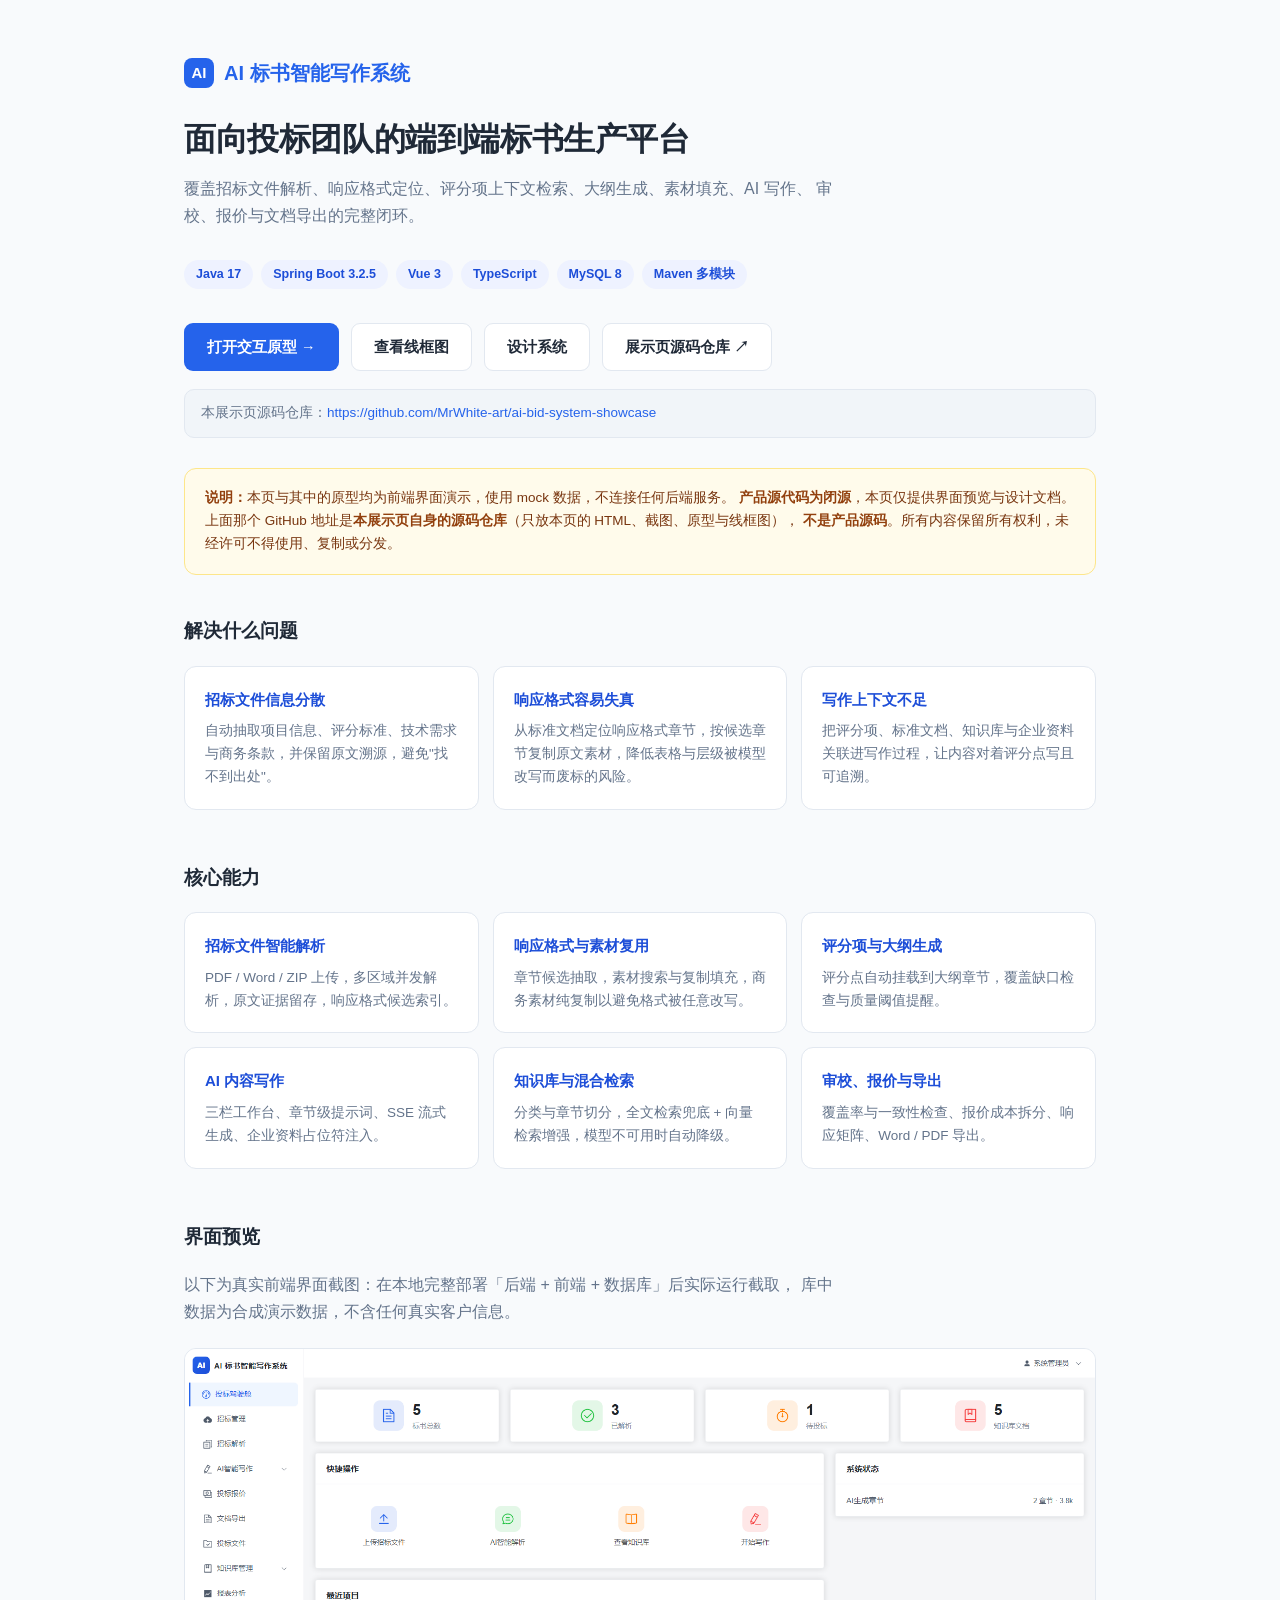
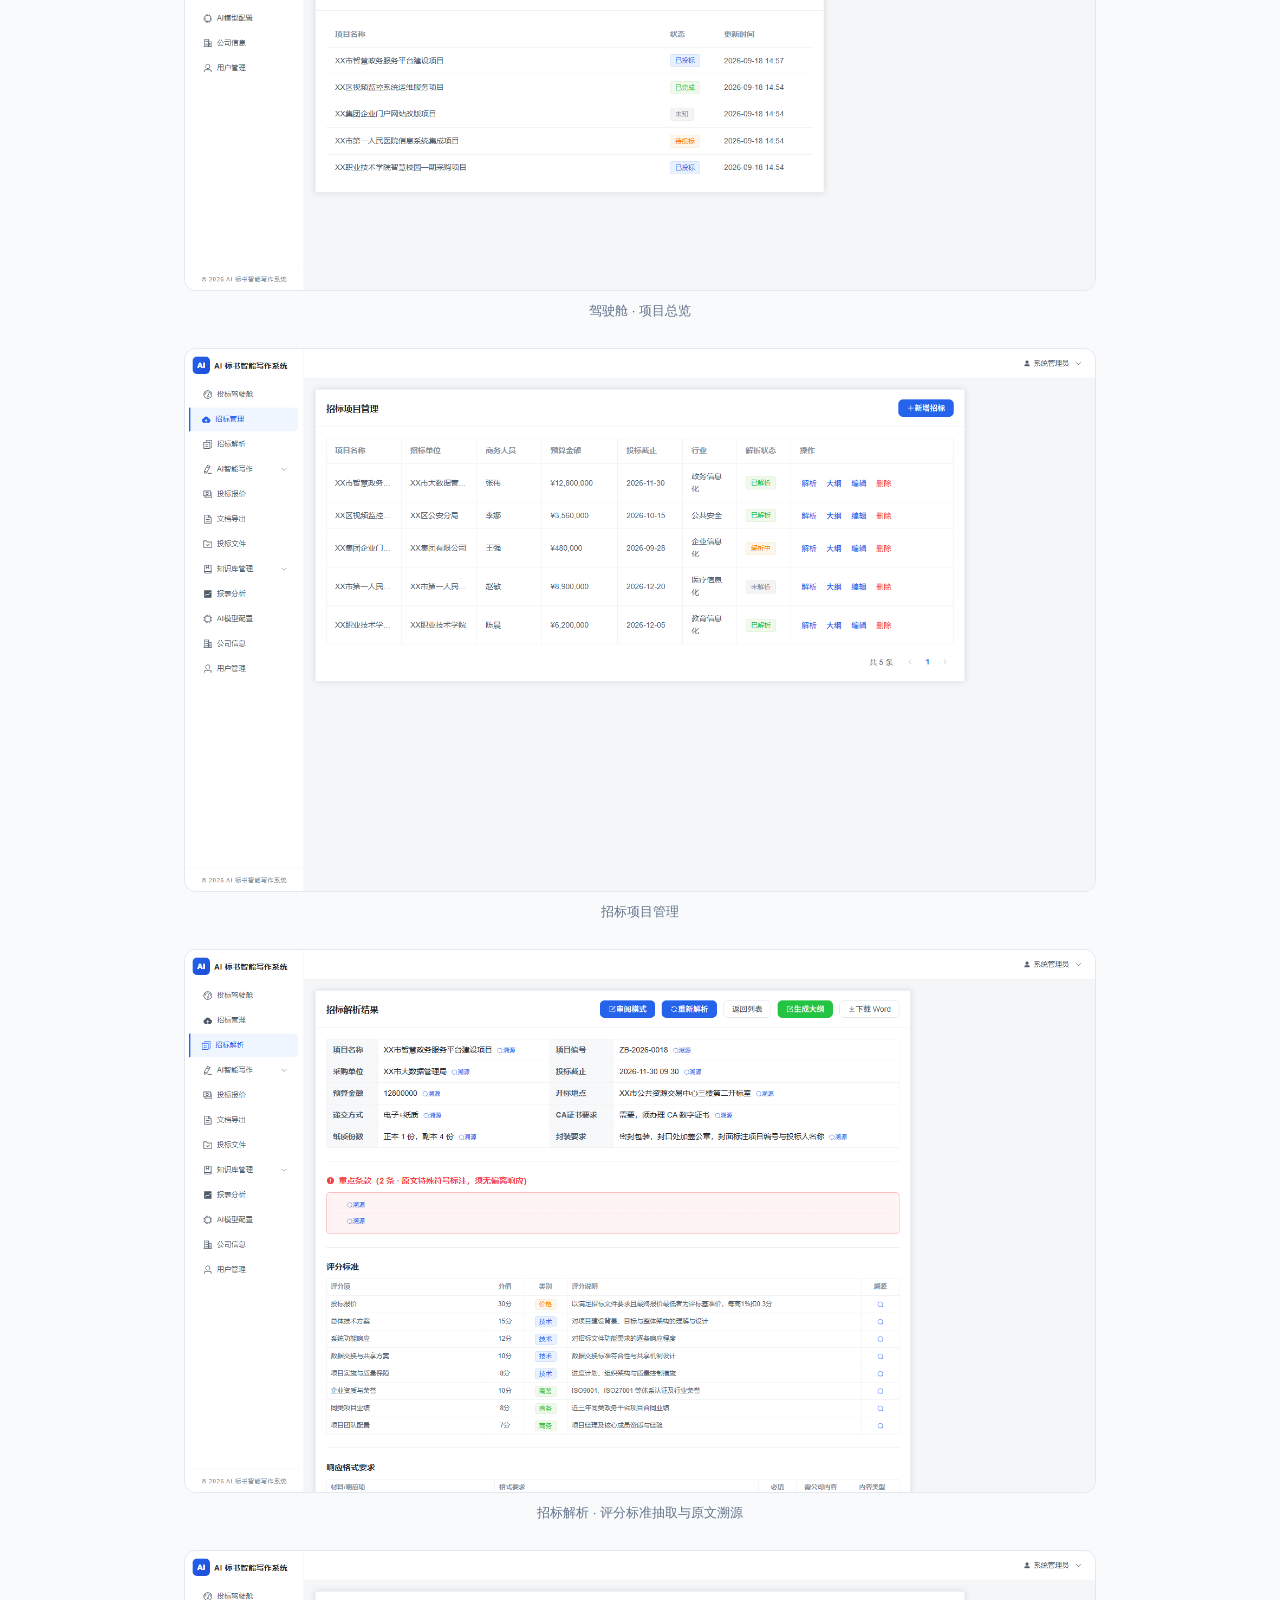
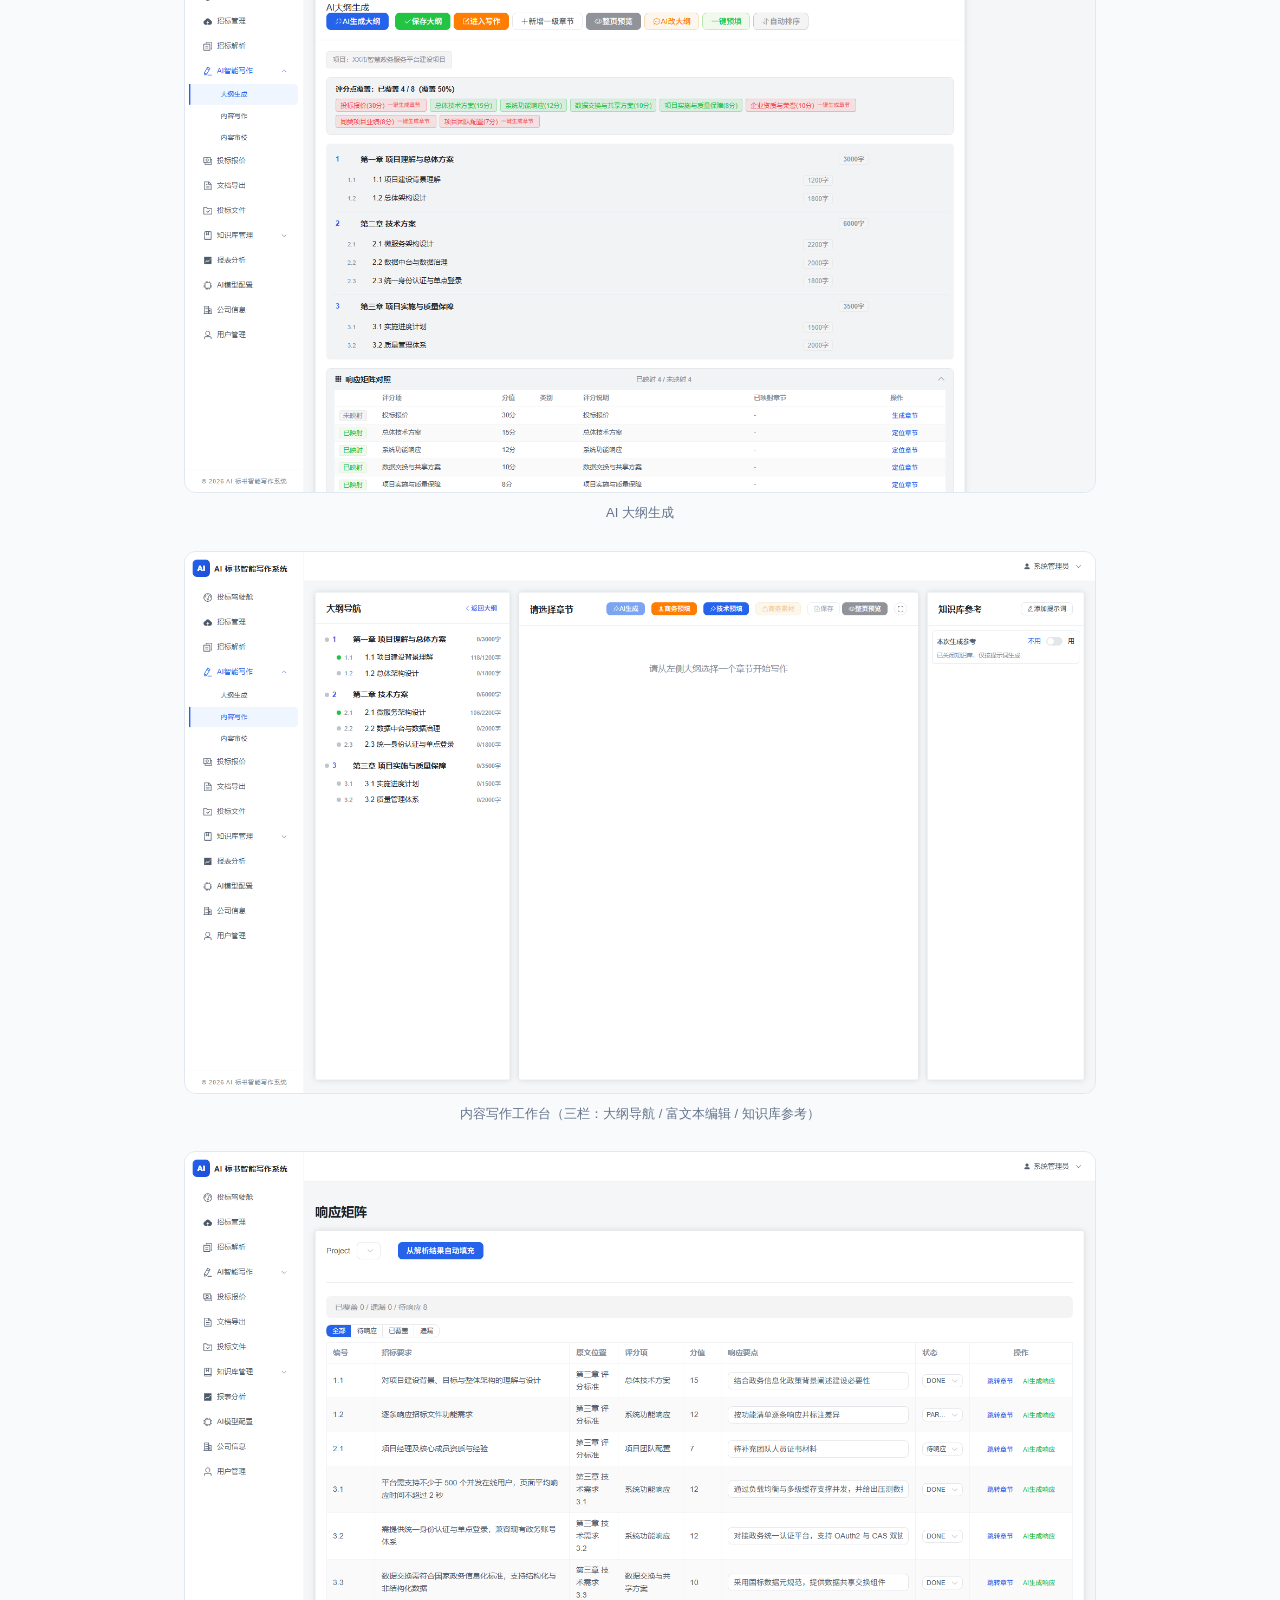
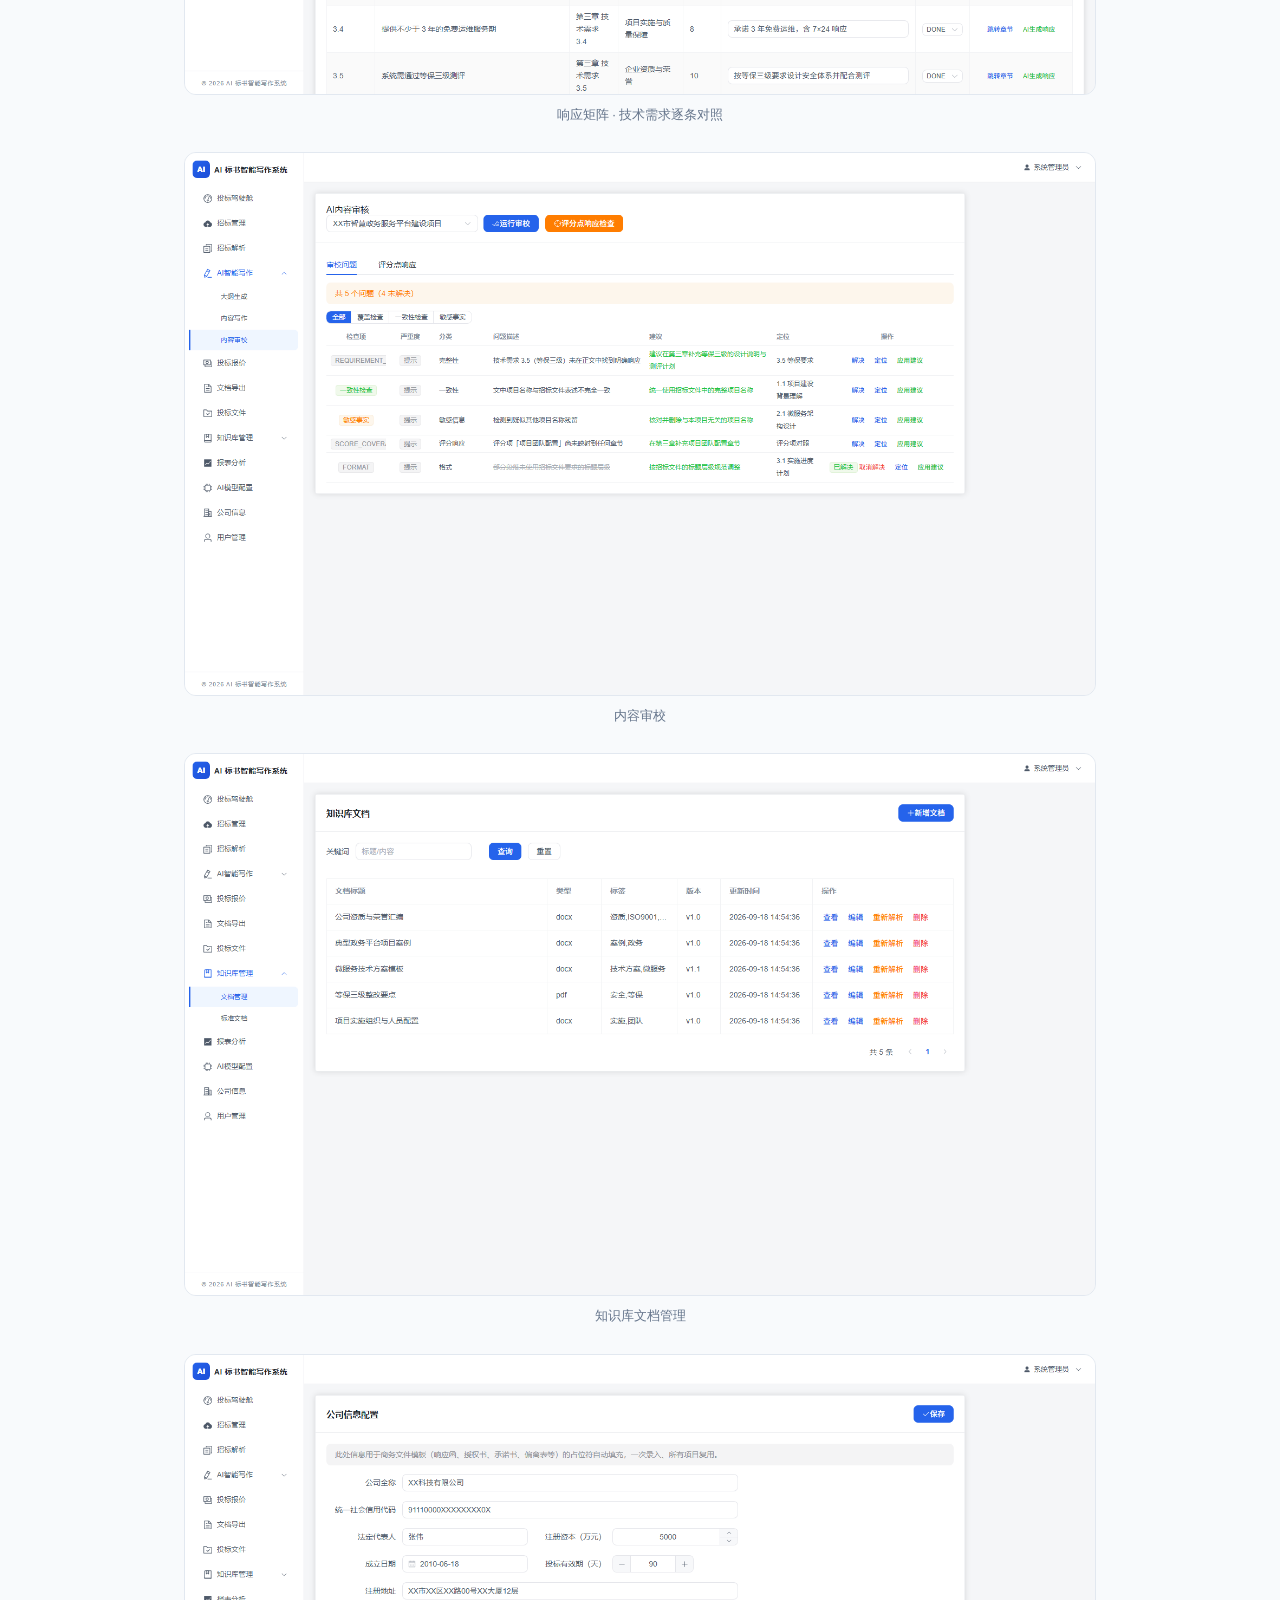
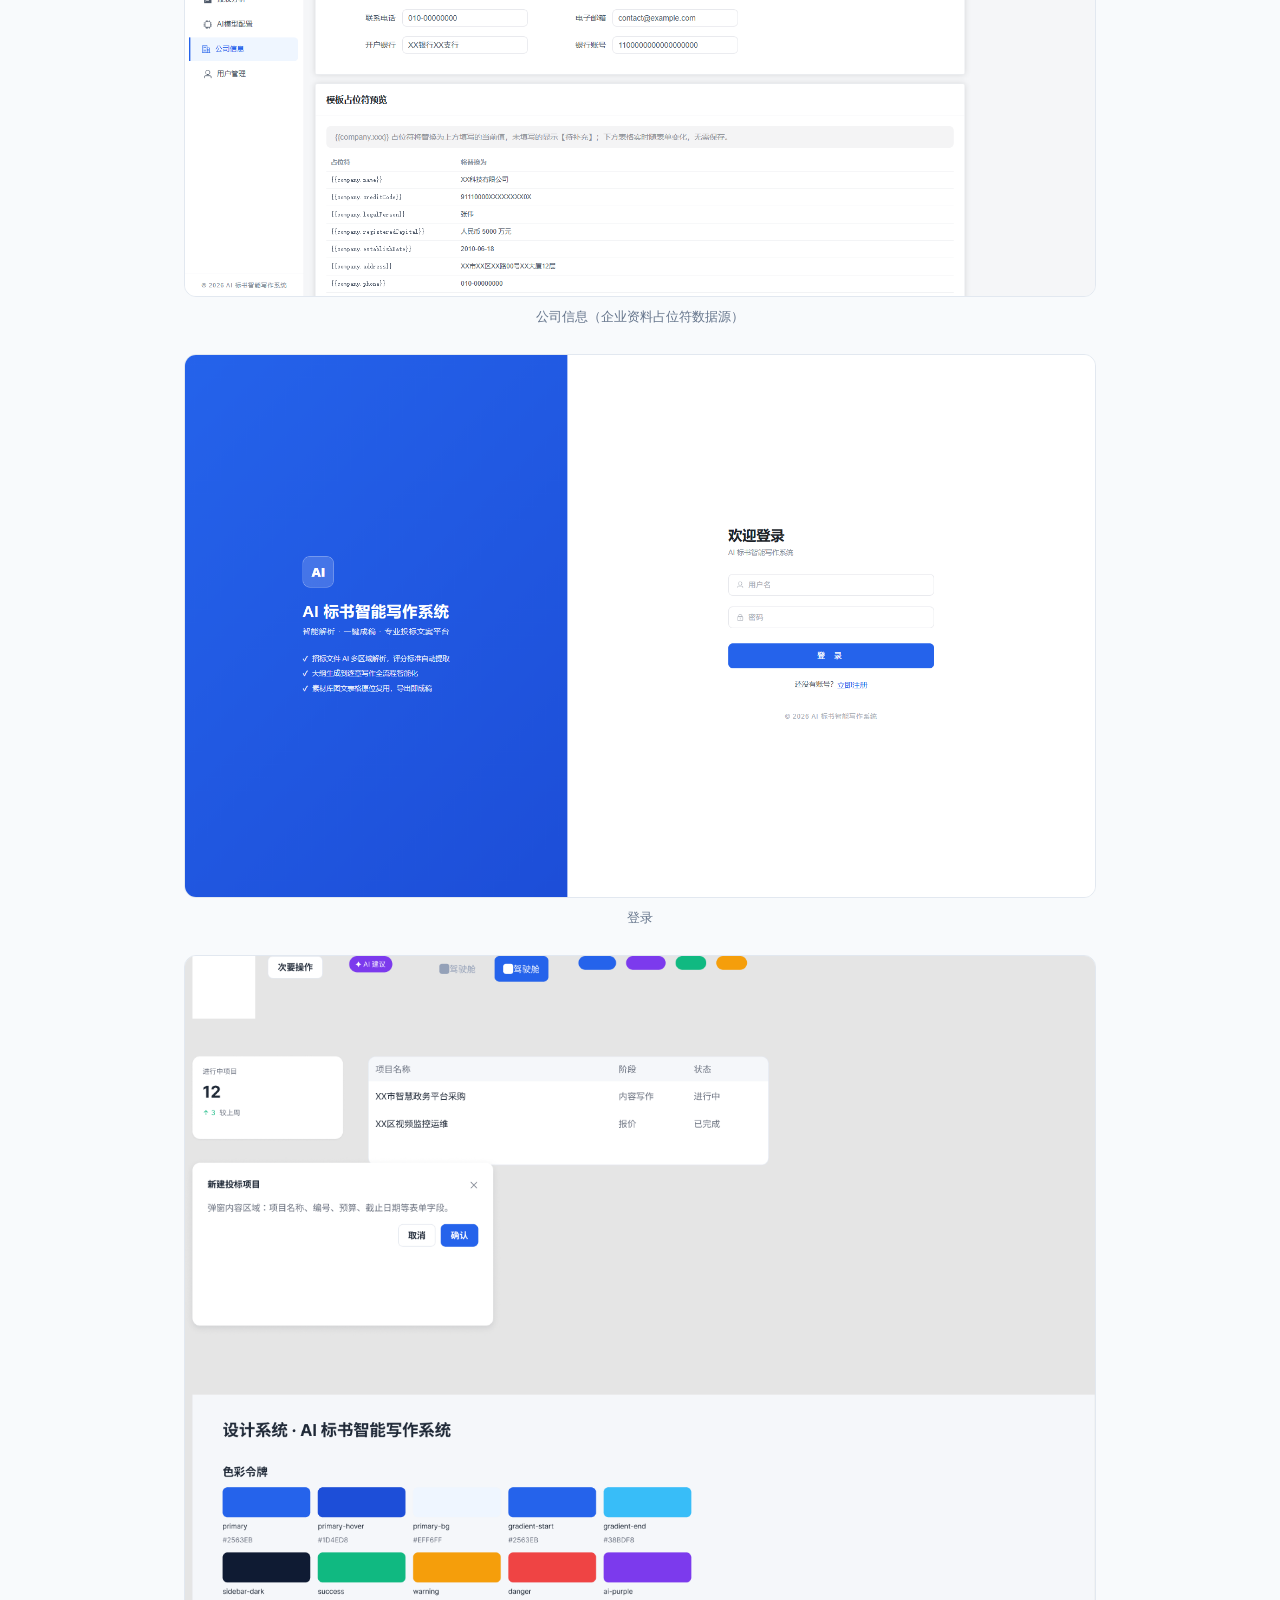
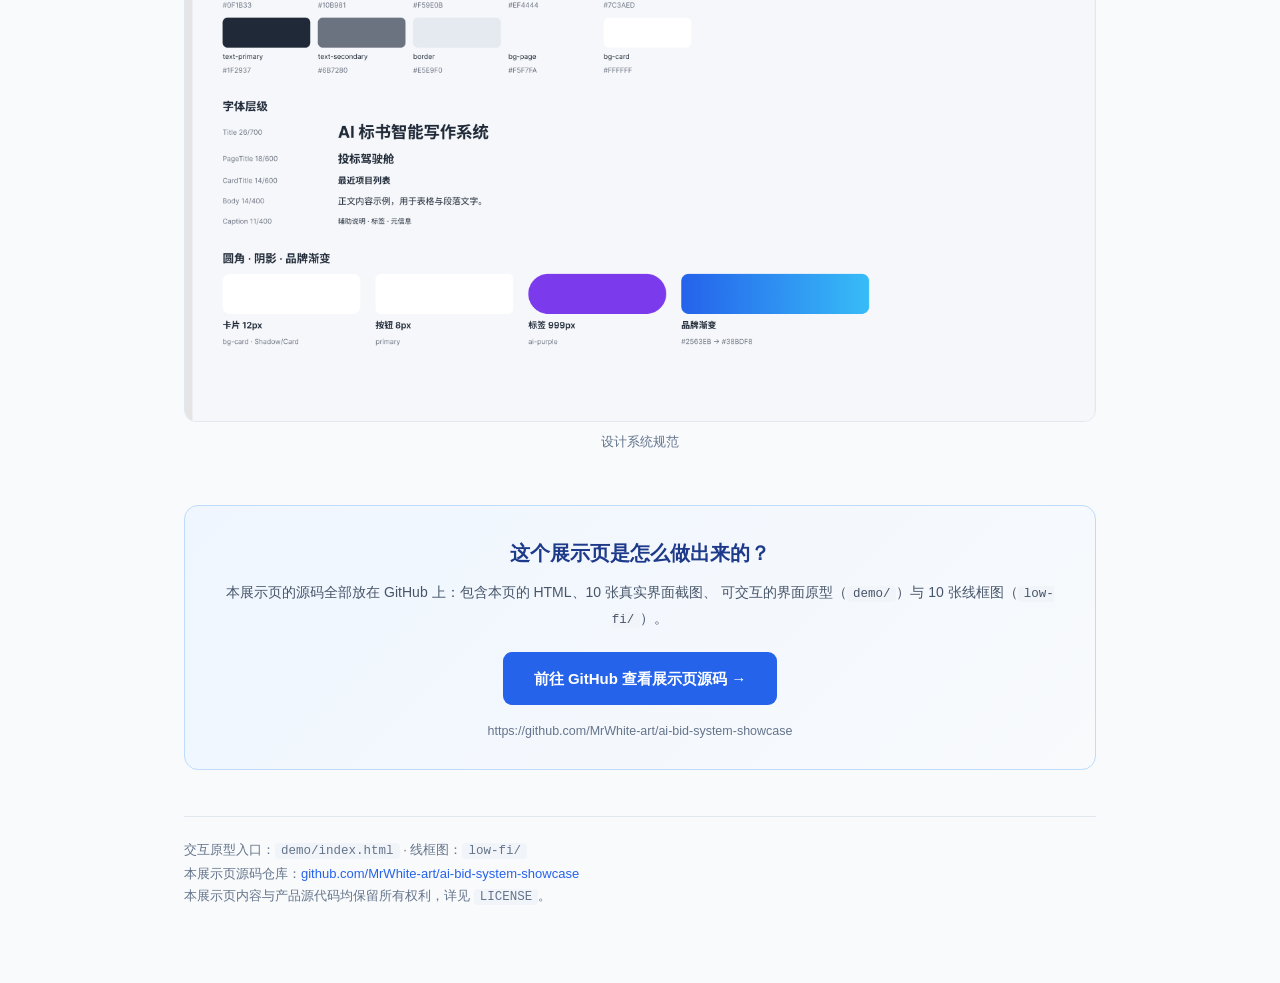
<file: index.html>
<!DOCTYPE html>
<html lang="zh-CN">
<head>
<meta charset="UTF-8">
<meta name="viewport" content="width=device-width, initial-scale=1">
<title>AI 标书智能写作系统 · 展示页</title>
<style>
  :root{
    --brand:#2563eb; --brand-dark:#1d4ed8; --page:#f8fafc; --card:#ffffff;
    --text:#1f2937; --muted:#64748b; --border:#e2e8f0;
  }
  *{box-sizing:border-box}
  body{
    margin:0; background:var(--page); color:var(--text);
    font:15px/1.7 -apple-system,BlinkMacSystemFont,"Segoe UI","Microsoft YaHei",sans-serif;
  }
  .wrap{max-width:960px;margin:0 auto;padding:56px 24px 80px}
  .logo{
    display:inline-flex;align-items:center;gap:10px;font-weight:700;font-size:20px;
    color:var(--brand);margin-bottom:28px;
  }
  .logo i{
    width:30px;height:30px;border-radius:8px;background:var(--brand);color:#fff;
    display:grid;place-items:center;font-style:normal;font-size:15px;
  }
  h1{font-size:32px;line-height:1.35;margin:0 0 14px;letter-spacing:-.4px}
  .lede{font-size:16px;color:var(--muted);max-width:660px;margin:0 0 30px}
  .badges{display:flex;flex-wrap:wrap;gap:8px;margin-bottom:34px}
  .badges span{
    background:#eef2ff;color:var(--brand-dark);border-radius:999px;
    padding:4px 12px;font-size:12.5px;font-weight:600;
  }
  .btns{display:flex;flex-wrap:wrap;gap:12px;margin-bottom:52px}
  .btn{
    display:inline-block;padding:11px 22px;border-radius:9px;text-decoration:none;
    font-weight:600;font-size:14.5px;border:1px solid transparent;
  }
  .btn.primary{background:var(--brand);color:#fff}
  .btn.primary:hover{background:var(--brand-dark)}
  .btn.ghost{background:#fff;color:var(--text);border-color:var(--border)}
  .btn.ghost:hover{border-color:var(--brand);color:var(--brand)}
  h2{font-size:19px;margin:0 0 18px}
  .grid{display:grid;grid-template-columns:repeat(auto-fit,minmax(258px,1fr));gap:14px;margin-bottom:52px}
  .card{background:var(--card);border:1px solid var(--border);border-radius:12px;padding:20px}
  .card h3{margin:0 0 8px;font-size:15px;color:var(--brand-dark)}
  .card p{margin:0;font-size:13.5px;color:var(--muted)}
  .shots{display:grid;grid-template-columns:1fr;gap:26px;margin-bottom:52px}
  .shots figure{margin:0}
  .shots img{width:100%;border:1px solid var(--border);border-radius:12px;background:#fff;display:block}
  .shots figcaption{margin-top:9px;font-size:13px;color:var(--muted);text-align:center}
  .cta{
    background:linear-gradient(135deg,#eff6ff,#f8fafc);
    border:1px solid #bfdbfe;border-radius:14px;
    padding:30px 30px 26px;margin:0 0 46px;text-align:center;
  }
  .cta h2{margin:0 0 10px;font-size:20px;color:#1e3a8a}
  .cta p{margin:0 0 20px;font-size:14px;color:#475569;line-height:1.75}
  .cta .btn{font-size:15px;padding:13px 30px}
  .cta .url{margin:16px 0 0;font-size:12.5px;color:#64748b;word-break:break-all}
  .note{
    background:#fffbeb;border:1px solid #fde68a;border-radius:12px;
    padding:18px 20px;font-size:13.5px;color:#78350f;margin-bottom:40px;
  }
  .note strong{color:#92400e}
  footer{
    border-top:1px solid var(--border);padding-top:22px;
    font-size:13px;color:var(--muted);
  }
  code{background:#f1f5f9;border-radius:4px;padding:1px 6px;font-size:12.5px}
</style>
</head>
<body>
<div class="wrap">

  <div class="logo"><i>AI</i> AI 标书智能写作系统</div>

  <h1>面向投标团队的端到端标书生产平台</h1>
  <p class="lede">
    覆盖招标文件解析、响应格式定位、评分项上下文检索、大纲生成、素材填充、AI 写作、
    审校、报价与文档导出的完整闭环。
  </p>

  <div class="badges">
    <span>Java 17</span><span>Spring Boot 3.2.5</span><span>Vue 3</span>
    <span>TypeScript</span><span>MySQL 8</span><span>Maven 多模块</span>
  </div>

  <div class="btns">
    <a class="btn primary" href="demo/index.html">打开交互原型 →</a>
    <a class="btn ghost" href="low-fi/02-dashboard.html">查看线框图</a>
    <a class="btn ghost" href="screenshots/design-system.png">设计系统</a>
    <a class="btn ghost" href="https://github.com/MrWhite-art/ai-bid-system-showcase" target="_blank" rel="noopener">展示页源码仓库 ↗</a>
  </div>

  <p style="margin:-34px 0 30px;font-size:13.5px;color:#64748b;background:#f1f5f9;border:1px solid #e2e8f0;border-radius:10px;padding:12px 16px">
    本展示页源码仓库：<a href="https://github.com/MrWhite-art/ai-bid-system-showcase" target="_blank" rel="noopener" style="color:#2563eb;text-decoration:none;word-break:break-all">https://github.com/MrWhite-art/ai-bid-system-showcase</a>
  </p>

  <div class="note">
    <strong>说明：</strong>本页与其中的原型均为前端界面演示，使用 mock 数据，不连接任何后端服务。
    <strong>产品源代码为闭源</strong>，本页仅提供界面预览与设计文档。
    上面那个 GitHub 地址是<strong>本展示页自身的源码仓库</strong>（只放本页的 HTML、截图、原型与线框图），
    <strong>不是产品源码</strong>。所有内容保留所有权利，未经许可不得使用、复制或分发。
  </div>

  <h2>解决什么问题</h2>
  <div class="grid">
    <div class="card">
      <h3>招标文件信息分散</h3>
      <p>自动抽取项目信息、评分标准、技术需求与商务条款，并保留原文溯源，避免"找不到出处"。</p>
    </div>
    <div class="card">
      <h3>响应格式容易失真</h3>
      <p>从标准文档定位响应格式章节，按候选章节复制原文素材，降低表格与层级被模型改写而废标的风险。</p>
    </div>
    <div class="card">
      <h3>写作上下文不足</h3>
      <p>把评分项、标准文档、知识库与企业资料关联进写作过程，让内容对着评分点写且可追溯。</p>
    </div>
  </div>

  <h2>核心能力</h2>
  <div class="grid">
    <div class="card">
      <h3>招标文件智能解析</h3>
      <p>PDF / Word / ZIP 上传，多区域并发解析，原文证据留存，响应格式候选索引。</p>
    </div>
    <div class="card">
      <h3>响应格式与素材复用</h3>
      <p>章节候选抽取，素材搜索与复制填充，商务素材纯复制以避免格式被任意改写。</p>
    </div>
    <div class="card">
      <h3>评分项与大纲生成</h3>
      <p>评分点自动挂载到大纲章节，覆盖缺口检查与质量阈值提醒。</p>
    </div>
    <div class="card">
      <h3>AI 内容写作</h3>
      <p>三栏工作台、章节级提示词、SSE 流式生成、企业资料占位符注入。</p>
    </div>
    <div class="card">
      <h3>知识库与混合检索</h3>
      <p>分类与章节切分，全文检索兜底 + 向量检索增强，模型不可用时自动降级。</p>
    </div>
    <div class="card">
      <h3>审校、报价与导出</h3>
      <p>覆盖率与一致性检查、报价成本拆分、响应矩阵、Word / PDF 导出。</p>
    </div>
  </div>

  <h2>界面预览</h2>
  <p class="lede" style="margin-bottom:22px">
    以下为真实前端界面截图：在本地完整部署「后端 + 前端 + 数据库」后实际运行截取，
    库中数据为合成演示数据，不含任何真实客户信息。
  </p>
  <div class="shots">
    <figure>
      <img src="screenshots/ui/ui-02-dashboard.png" alt="驾驶舱：项目总览、快捷操作与最近项目">
      <figcaption>驾驶舱 · 项目总览</figcaption>
    </figure>
    <figure>
      <img src="screenshots/ui/ui-03-tender.png" alt="招标项目管理列表">
      <figcaption>招标项目管理</figcaption>
    </figure>
    <figure>
      <img src="screenshots/ui/ui-04-parse.png" alt="招标解析：评分标准抽取与原文溯源">
      <figcaption>招标解析 · 评分标准抽取与原文溯源</figcaption>
    </figure>
    <figure>
      <img src="screenshots/ui/ui-05-outline.png" alt="AI 大纲生成，含章节字数与响应矩阵对照">
      <figcaption>AI 大纲生成</figcaption>
    </figure>
    <figure>
      <img src="screenshots/ui/ui-06-writing.png" alt="内容写作工作台：大纲导航、富文本编辑、知识库参考">
      <figcaption>内容写作工作台（三栏：大纲导航 / 富文本编辑 / 知识库参考）</figcaption>
    </figure>
    <figure>
      <img src="screenshots/ui/ui-07-response-matrix.png" alt="响应矩阵：技术需求逐条对照与覆盖统计">
      <figcaption>响应矩阵 · 技术需求逐条对照</figcaption>
    </figure>
    <figure>
      <img src="screenshots/ui/ui-08-review.png" alt="内容审校：完整性、一致性、敏感信息检查">
      <figcaption>内容审校</figcaption>
    </figure>
    <figure>
      <img src="screenshots/ui/ui-09-kb.png" alt="知识库文档管理">
      <figcaption>知识库文档管理</figcaption>
    </figure>
    <figure>
      <img src="screenshots/ui/ui-10-company.png" alt="公司信息，企业资料占位符数据源">
      <figcaption>公司信息（企业资料占位符数据源）</figcaption>
    </figure>
    <figure>
      <img src="screenshots/ui/ui-01-login.png" alt="登录页">
      <figcaption>登录</figcaption>
    </figure>
    <figure>
      <img src="screenshots/design-system.png" alt="设计系统：色彩令牌、字体层级、圆角与阴影">
      <figcaption>设计系统规范</figcaption>
    </figure>
  </div>

  <section class="cta">
    <h2>这个展示页是怎么做出来的？</h2>
    <p>
      本展示页的源码全部放在 GitHub 上：包含本页的 HTML、10 张真实界面截图、
      可交互的界面原型（<code>demo/</code>）与 10 张线框图（<code>low-fi/</code>）。
    </p>
    <a class="btn primary" href="https://github.com/MrWhite-art/ai-bid-system-showcase" target="_blank" rel="noopener">前往 GitHub 查看展示页源码 →</a>
    <p class="url">https://github.com/MrWhite-art/ai-bid-system-showcase</p>
  </section>

  <footer>
    交互原型入口：<code>demo/index.html</code> · 线框图：<code>low-fi/</code><br>
    本展示页源码仓库：<a href="https://github.com/MrWhite-art/ai-bid-system-showcase" style="color:#2563eb;text-decoration:none">github.com/MrWhite-art/ai-bid-system-showcase</a><br>
    本展示页内容与产品源代码均保留所有权利，详见 <code>LICENSE</code>。
  </footer>

</div>
</body>
</html>
</file>
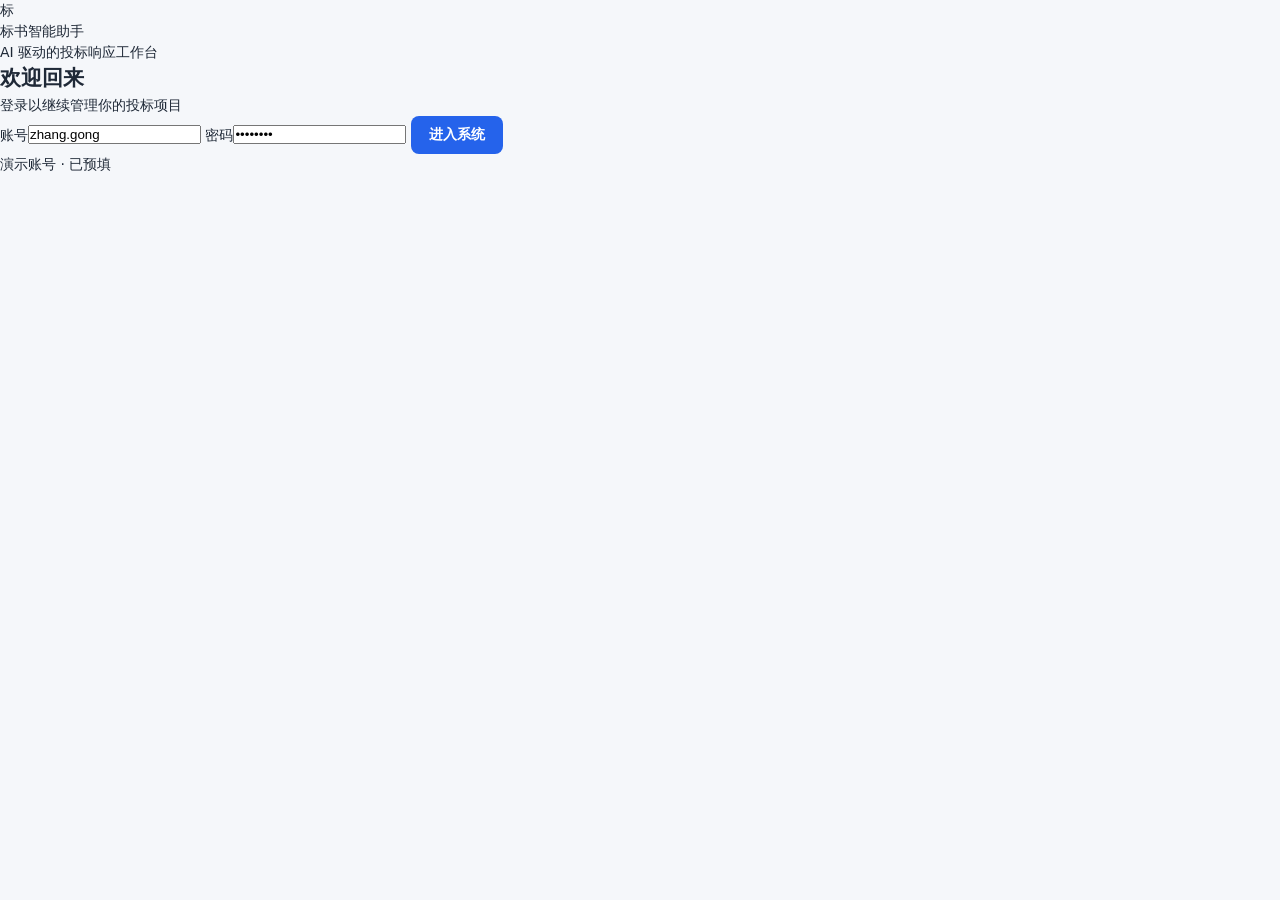
<file: demo/index.html>
<!doctype html>
<html lang="zh-CN">
<head>
<meta charset="utf-8">
<meta name="viewport" content="width=device-width,initial-scale=1">
<title>AI 标书智能写作系统</title>
<link rel="stylesheet" href="css/tokens.css">
<link rel="stylesheet" href="css/base.css">
<link rel="stylesheet" href="css/components.css">
<link rel="stylesheet" href="css/views.css">
</head>
<body>
<div class="app">
  <aside class="app-sidebar">
    <div class="brand"><div class="brand-logo">标</div><div class="brand-name">标书智能助手</div></div>
    <div class="nav-group"><div class="nav-group-title">工作台</div>
      <a class="nav-item" href="#/dashboard"><svg viewBox="0 0 24 24" fill="none" stroke="currentColor" stroke-width="2"><path d="M3 12l9-9 9 9M5 10v10h14V10"/></svg>驾驶舱</a>
    </div>
    <div class="nav-group"><div class="nav-group-title">投标项目</div>
      <a class="nav-item" href="#/tenders"><svg viewBox="0 0 24 24" fill="none" stroke="currentColor" stroke-width="2"><path d="M14 3H6a2 2 0 0 0-2 2v14a2 2 0 0 0 2 2h12a2 2 0 0 0 2-2V9z"/><path d="M14 3v6h6"/></svg>招标文件</a>
      <a class="nav-item" href="#/parse"><svg viewBox="0 0 24 24" fill="none" stroke="currentColor" stroke-width="2"><path d="M12 20h9M16.5 3.5a2.1 2.1 0 0 1 3 3L7 19l-4 1 1-4z"/></svg>招标解析</a>
      <a class="nav-item" href="#/outline"><svg viewBox="0 0 24 24" fill="none" stroke="currentColor" stroke-width="2"><path d="M4 6h16M4 12h10M4 18h14"/></svg>AI 大纲</a>
      <a class="nav-item" href="#/writing"><svg viewBox="0 0 24 24" fill="none" stroke="currentColor" stroke-width="2"><path d="M12 3v18M3 12h18"/></svg>内容写作</a>
      <a class="nav-item" href="#/matrix"><svg viewBox="0 0 24 24" fill="none" stroke="currentColor" stroke-width="2"><rect x="3" y="3" width="18" height="18" rx="2"/><path d="M3 9h18M3 15h18M9 3v18M15 3v18"/></svg>响应矩阵</a>
    </div>
    <div class="nav-group"><div class="nav-group-title">商务</div>
      <a class="nav-item" href="#/quote"><svg viewBox="0 0 24 24" fill="none" stroke="currentColor" stroke-width="2"><path d="M12 2v20M17 7c0-1.7-2.2-3-5-3s-5 1.3-5 3 2.2 3 5 3 5 1.3 5 3-2.2 3-5 3-5-1.3-5-3"/></svg>投标报价</a>
      <a class="nav-item" href="#/review"><svg viewBox="0 0 24 24" fill="none" stroke="currentColor" stroke-width="2"><path d="M4 4h16v16H4z"/><path d="M8 9h8M8 13h6"/></svg>内容审校</a>
      <a class="nav-item" href="#/export"><svg viewBox="0 0 24 24" fill="none" stroke="currentColor" stroke-width="2"><path d="M12 3v12M7 10l5 5 5-5M5 21h14"/></svg>文档导出</a>
    </div>
    <div class="nav-group"><div class="nav-group-title">知识库</div>
      <a class="nav-item" href="#/writing"><svg viewBox="0 0 24 24" fill="none" stroke="currentColor" stroke-width="2"><path d="M4 4h16v16H4z"/><path d="M8 8h8v8H8z"/></svg>知识库</a>
    </div>
  </aside>
  <div style="flex:1; min-width:0; display:flex; flex-direction:column;">
    <header class="app-topbar">
      <div class="proj-switcher"><span class="proj-name">XX市智慧政务平台采购项目</span><span class="stage-tag" id="stage-tag">创作阶段</span></div>
      <div class="topbar-user"><span>🔍</span><span>张 工</span></div>
    </header>
    <main id="view"></main>
  </div>
</div>
<script src="js/mock-data.js"></script>
<script src="js/router.js"></script>
<script src="js/effects.js"></script>
<script src="js/views.js"></script>
<script src="js/app.js"></script>
</body>
</html>
</file>
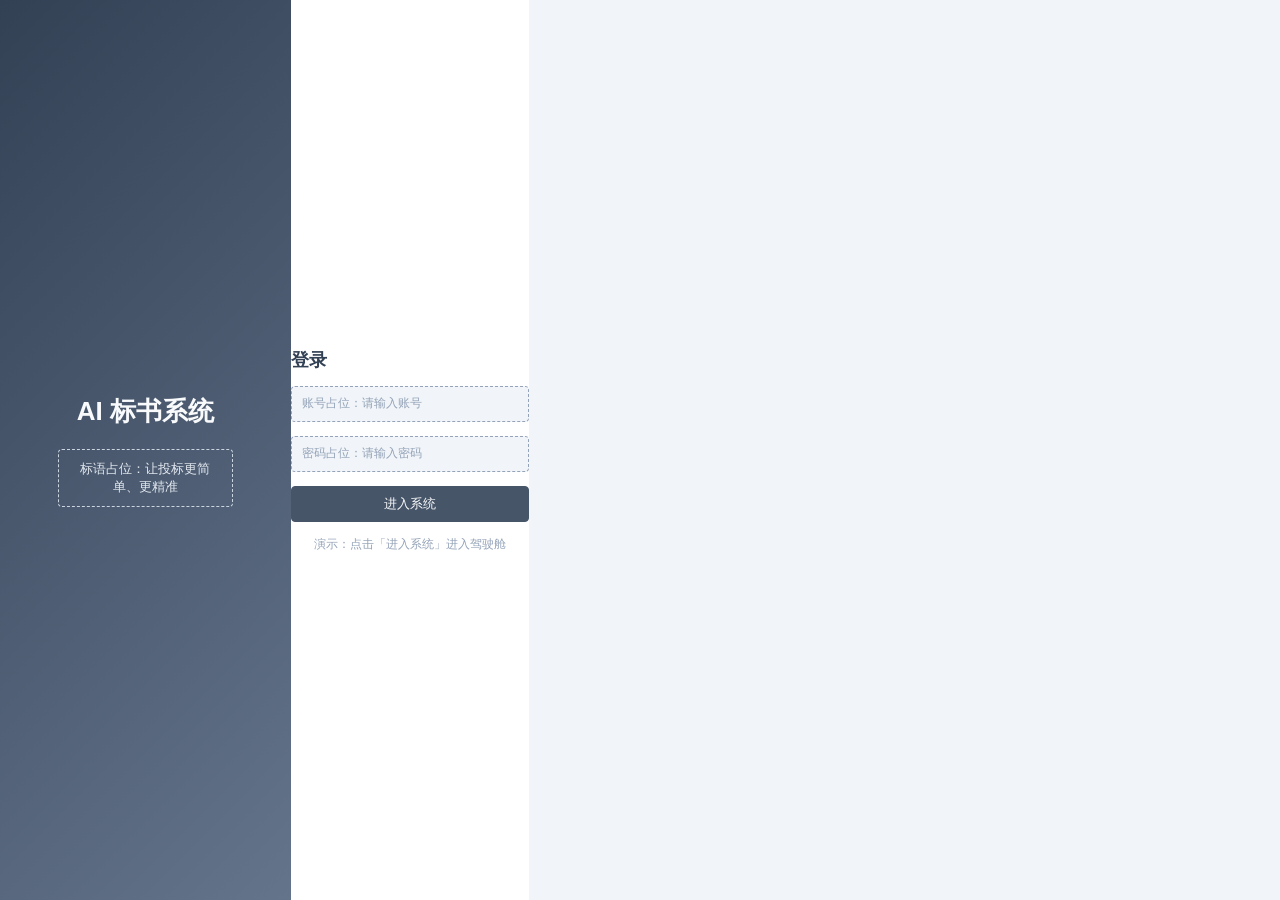
<file: low-fi/01-login.html>
<!DOCTYPE html>
<html lang="zh-CN">
<head>
<meta charset="UTF-8">
<title>线框 — 登录</title>
<link rel="stylesheet" href="shell.css">
<style>
  /* 登录页：整屏两栏，无侧边栏 */
  .login-wrap { display: flex; min-height: 100vh; }
  .brand-panel { width: 55%; display: flex; flex-direction: column; justify-content: center; align-items: center; gap: 20px; background: linear-gradient(135deg, #334155 0%, #64748b 100%); }
  .brand-title { font-size: 26px; font-weight: bold; color: #f8fafc; }
  .brand-slogan { width: 60%; padding: 10px 16px; border: 1px dashed #cbd5e1; border-radius: 4px; color: #e2e8f0; text-align: center; }
  .login-panel { width: 45%; display: flex; justify-content: center; align-items: center; background: #ffffff; }
  .login-card { width: 300px; display: flex; flex-direction: column; gap: 14px; }
  .login-head { font-size: 18px; font-weight: bold; color: #334155; }
  .login-input { height: 36px; padding: 0 10px; display: flex; align-items: center; border: 1px dashed #94a3b8; border-radius: 4px; background: #f1f5f9; color: #94a3b8; font-size: 12px; }
  .login-btn { height: 36px; display: flex; align-items: center; justify-content: center; border: 1px solid #475569; border-radius: 4px; background: #475569; color: #f8fafc; font-size: 13px; cursor: pointer; }
  .login-tip { font-size: 12px; color: #94a3b8; text-align: center; }
</style>
</head>
<body>
  <div class="login-wrap">
    <div class="brand-panel">
      <div class="brand-title">AI 标书系统</div>
      <div class="brand-slogan">标语占位：让投标更简单、更精准</div>
    </div>
    <div class="login-panel">
      <div class="login-card">
        <div class="login-head">登录</div>
        <div class="login-input">账号占位：请输入账号</div>
        <div class="login-input">密码占位：请输入密码</div>
        <button class="login-btn" type="button">进入系统</button>
        <div class="login-tip">演示：点击「进入系统」进入驾驶舱</div>
      </div>
    </div>
  </div>
  <script>
    document.querySelector('.login-btn').addEventListener('click', function () {
      window.location.href = '02-dashboard.html';
    });
  </script>
</body>
</html>
</file>
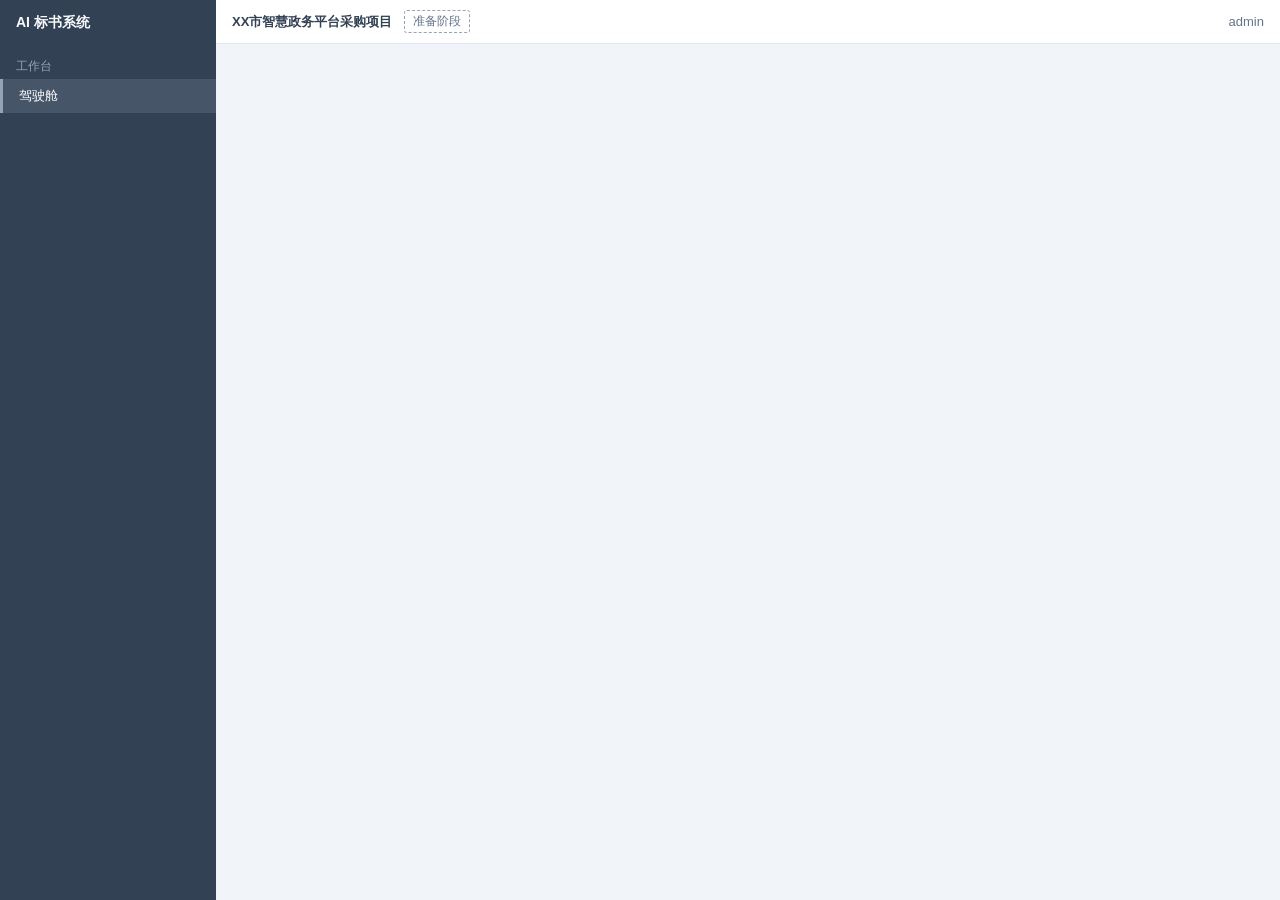
<file: low-fi/wireframe-shell.html>
<!DOCTYPE html>
<html lang="zh-CN">
<head>
<meta charset="UTF-8">
<title>线框 — 页面名</title>
<link rel="stylesheet" href="shell.css">
</head>
<body>
  <aside class="wf-sidebar">
    <div class="wf-logo">AI 标书系统</div>
    <nav>
      <div class="wf-group">工作台</div>
      <a class="wf-nav is-on" href="02-dashboard.html">驾驶舱</a>
      <!-- 其余菜单项由各页面按需保留 -->
    </nav>
  </aside>
  <main class="wf-main">
    <header class="wf-topbar">
      <span class="wf-proj">XX市智慧政务平台采购项目</span>
      <span class="wf-stage">准备阶段</span>
      <span class="wf-user">admin</span>
    </header>
    <section class="wf-content">
      <!-- 各页面线框填充区 -->
    </section>
  </main>
</body>
</html>
</file>
<file: demo/css/tokens.css>
/* tokens.css —— 与 Figma 设计系统变量逐一对应 */
:root {
  --primary:#2563EB; --primary-hover:#1D4ED8; --primary-bg:#EFF6FF;
  --grad-from:#2563EB; --grad-to:#38BDF8;
  --sidebar-dark:#0F1B33;
  --success:#10B981; --warning:#F59E0B; --danger:#EF4444;
  --ai-purple:#7C3AED; --ai-bg:#F5F3FF; --ai-border:#DDD6FE;
  --text-1:#1F2937; --text-2:#6B7280; --text-3:#9CA3AF;
  --border:#E5E9F0; --bg-page:#F5F7FA; --bg-card:#FFFFFF;
  --r-lg:12px; --r-md:8px; --r-pill:999px;
  --shadow-card:0 1px 3px rgba(16,24,40,.06);
  --shadow-lift:0 4px 12px rgba(16,24,40,.10);
  --fs-hero:26px; --fs-page:18px; --fs-card:14px; --fs-body:14px; --fs-cap:11px;
}
</file>
<file: demo/css/base.css>
/* base.css —— reset + 外壳布局 */
* { margin:0; padding:0; box-sizing:border-box; }
html,body { height:100%; }
body { font-family:"PingFang SC","Microsoft YaHei",system-ui,Inter,sans-serif; background:var(--bg-page); color:var(--text-1); font-size:var(--fs-body); line-height:1.5; -webkit-font-smoothing:antialiased; }
a { color:inherit; text-decoration:none; }
button { font:inherit; cursor:pointer; border:none; background:none; color:inherit; }
ul { list-style:none; }

.app { display:flex; min-height:100vh; }
.app-sidebar { width:216px; flex:0 0 216px; background:var(--sidebar-dark); color:#fff; display:flex; flex-direction:column; padding:18px 12px; }
.app-topbar { height:56px; background:var(--bg-card); border-bottom:1px solid var(--border); display:flex; align-items:center; gap:16px; padding:0 24px; position:sticky; top:0; z-index:10; }
.app-main { flex:1; padding:24px; overflow-x:hidden; }

/* 登录页隐藏外壳 */
body.is-login .app-sidebar, body.is-login .app-topbar { display:none; }
body.is-login .app-main { padding:0; }

/* 侧边栏品牌 + 菜单 */
.brand { display:flex; align-items:center; gap:10px; padding:4px 8px 20px; }
.brand-logo { width:34px; height:34px; border-radius:9px; background:linear-gradient(135deg,var(--grad-from),var(--grad-to)); display:flex; align-items:center; justify-content:center; font-size:15px; font-weight:700; color:#fff; }
.brand-name { font-size:15px; font-weight:600; color:#fff; }
.nav-group { margin-top:16px; }
.nav-group-title { font-size:11px; color:#64748B; padding:0 8px 8px; }
.nav-item { display:flex; align-items:center; gap:10px; height:38px; padding:0 14px; border-radius:8px; color:#94A3B8; font-size:14px; margin-bottom:4px; }
.nav-item:hover { color:#fff; background:rgba(255,255,255,.06); }
.nav-item.is-on { background:var(--primary); color:#fff; font-weight:600; }
.nav-item svg { width:16px; height:16px; flex:0 0 16px; }

/* 顶栏项目切换器 */
.proj-switcher { display:flex; align-items:center; gap:12px; }
.proj-name { font-size:14px; font-weight:600; }
.stage-tag { font-size:11px; color:var(--primary); background:var(--primary-bg); padding:3px 10px; border-radius:999px; }
.topbar-user { margin-left:auto; display:flex; align-items:center; gap:10px; font-size:14px; color:var(--text-1); }
</file>
<file: demo/css/components.css>
/* components.css —— 按钮/标签/卡片/表格/弹窗/进度条/步骤条 */
.btn { display:inline-flex; align-items:center; justify-content:center; gap:6px; height:38px; padding:0 18px; border-radius:var(--r-md); font-size:14px; font-weight:600; transition:background .15s, transform .1s; }
.btn:active { transform:translateY(1px); }
.btn-primary { background:var(--primary); color:#fff; }
.btn-primary:hover { background:var(--primary-hover); }
.btn-default { background:var(--bg-card); color:var(--text-1); border:1px solid var(--border); }
.btn-default:hover { background:var(--primary-bg); }
.btn-link { background:var(--primary-bg); color:var(--primary); }
.btn-sm { height:30px; padding:0 12px; font-size:13px; }

.tag { display:inline-flex; align-items:center; gap:4px; font-size:11px; padding:2px 8px; border-radius:var(--r-pill); }
.tag-blue { color:var(--primary); background:var(--primary-bg); }
.tag-purple { color:var(--ai-purple); background:var(--ai-bg); }
.tag-green { color:#059669; background:#D1FAE5; }
.tag-orange { color:#D97706; background:#FEF3C7; }
.tag-red { color:#DC2626; background:#FEE2E2; }
.ai-badge { display:inline-flex; align-items:center; gap:5px; font-size:11px; color:#fff; background:var(--ai-purple); padding:3px 9px; border-radius:var(--r-pill); }

.card { background:var(--bg-card); border:1px solid var(--border); border-radius:var(--r-lg); box-shadow:var(--shadow-card); padding:20px; }
.card-title { font-size:var(--fs-card); font-weight:600; margin-bottom:14px; }
.stat-card { background:var(--bg-card); border:1px solid var(--border); border-radius:var(--r-lg); box-shadow:var(--shadow-card); padding:18px 20px; }
.stat-card .stat-label { font-size:var(--fs-cap); color:var(--text-2); }
.stat-card .stat-num { font-size:30px; font-weight:700; margin:6px 0 2px; }
.stat-card .stat-sub { font-size:11px; color:var(--success); }

.table { width:100%; border-collapse:collapse; background:var(--bg-card); border:1px solid var(--border); border-radius:var(--r-lg); overflow:hidden; }
.table th { font-size:12px; color:var(--text-3); font-weight:500; text-align:left; padding:12px 16px; background:var(--bg-page); }
.table td { font-size:14px; padding:14px 16px; border-top:1px solid var(--border); }
.table tbody tr:hover { background:var(--primary-bg); }

.modal-mask { position:fixed; inset:0; background:rgba(15,23,51,.4); display:flex; align-items:center; justify-content:center; z-index:100; }
.modal { width:480px; max-width:90vw; background:var(--bg-card); border-radius:var(--r-lg); box-shadow:var(--shadow-lift); padding:24px; }
.modal-head { display:flex; justify-content:space-between; align-items:center; margin-bottom:16px; }
.modal-body { color:var(--text-2); }
.modal-foot { display:flex; justify-content:flex-end; gap:8px; margin-top:20px; }

.progress { height:8px; border-radius:4px; background:var(--bg-page); overflow:hidden; }
.progress-bar { height:100%; background:linear-gradient(90deg,var(--grad-from),var(--grad-to)); border-radius:4px; transition:width .2s; }

.steps { display:flex; gap:12px; }
.step { display:flex; align-items:center; gap:8px; font-size:13px; color:var(--text-3); }
.step.on { color:var(--primary); font-weight:600; }
.step .dot { width:14px; height:14px; border-radius:999px; background:var(--border); }
.step.on .dot { background:var(--primary); }
</file>
<file: demo/css/views.css>
/* views.css —— 视图专属样式 */
/* 通用页头 */
.page-head { display:flex; align-items:center; justify-content:space-between; margin-bottom:18px; }
.page-title { font-size:20px; font-weight:700; }
.sub { font-size:12px; color:var(--text-3); }
.tip { font-size:12px; color:var(--text-3); margin-top:12px; }
.tabs { display:flex; gap:8px; margin-bottom:16px; flex-wrap:wrap; }
.tab { padding:8px 16px; border-radius:var(--r-md); color:var(--text-2); background:var(--bg-card); border:1px solid var(--border); font-size:14px; }
.tab.is-on { color:var(--primary); background:var(--primary-bg); border-color:var(--primary); font-weight:600; }
.split { display:grid; grid-template-columns:1fr 360px; gap:16px; }
.kv-grid { display:grid; grid-template-columns:repeat(4,1fr); gap:16px; }
.kv-grid span { display:block; font-size:12px; color:var(--text-3); }
.kv { display:flex; justify-content:space-between; align-items:center; padding:10px 0; border-bottom:1px solid var(--border); }
.kv span { color:var(--text-2); }

/* 大纲 */
.outline-chap { display:flex; align-items:center; gap:8px; padding:8px 0; font-size:14px; font-weight:600; }
.outline-chap .toggle { cursor:pointer; width:16px; color:var(--text-3); }
.chap-title.done { color:var(--text-3); }
.outline-children { padding-left:22px; border-left:1px dashed var(--border); margin:4px 0 8px 8px; }
.outline-node { display:flex; align-items:center; gap:8px; padding:6px 0; font-size:13px; color:var(--text-2); }
.meta { font-size:12px; color:var(--text-3); margin-left:auto; }
.gap-item { display:flex; justify-content:space-between; align-items:center; padding:10px 0; border-bottom:1px solid var(--border); font-size:13px; }
.leaf { color:var(--primary); font-size:12px; }

/* 内容写作四区 */
.writing-grid { display:grid; grid-template-columns:22% 1fr 26% 20%; gap:14px; }
.w-outline .chap { display:flex; align-items:center; gap:8px; padding:7px 0; font-size:13px; }
.w-outline .chap.done { color:var(--text-3); }
.w-outline .sub { padding:6px 0 6px 20px; }
.w-outline .sub.on { color:var(--primary); font-weight:600; }
.editor-toolbar { display:flex; align-items:center; justify-content:space-between; border-bottom:1px solid var(--border); padding-bottom:8px; margin-bottom:12px; }
.tb-group span { display:inline-block; width:26px; text-align:center; color:var(--text-2); cursor:pointer; }
.word-count { font-size:12px; color:var(--text-3); }
.editor-body { min-height:360px; line-height:1.8; }
.editor-body p { margin-bottom:12px; }
.ai-cursor { display:inline-block; width:2px; height:16px; background:var(--ai-purple); vertical-align:-2px; animation:blink 0.8s step-end infinite; }
@keyframes blink { 50% { opacity:0; } }
.editor-foot { display:flex; gap:8px; margin-top:14px; }
.sp-item { display:flex; justify-content:space-between; align-items:center; padding:9px 0; border-bottom:1px solid var(--border); font-size:13px; }
.kb-card { padding:10px 12px; border:1px solid var(--border); border-radius:var(--r-md); margin-bottom:10px; font-size:13px; cursor:pointer; }
.kb-card:hover { border-color:var(--primary); background:var(--primary-bg); }

/* 审校 */
.issue { display:flex; align-items:center; gap:10px; padding:12px 0; border-bottom:1px solid var(--border); }
.issue b { flex:1; font-size:14px; }
.issue .sub { white-space:nowrap; }

/* 导出 */
.switch-row { display:flex; justify-content:space-between; align-items:center; padding:14px 0; border-bottom:1px solid var(--border); font-size:14px; }
.switch { width:44px; height:24px; border-radius:999px; background:var(--border); position:relative; transition:background .2s; }
.switch .knob { position:absolute; top:3px; left:3px; width:18px; height:18px; border-radius:999px; background:#fff; transition:left .2s; box-shadow:0 1px 2px rgba(0,0,0,.2); }
.switch.on { background:var(--primary); }
.switch.on .knob { left:23px; }
.dropzone { border:1.5px dashed var(--border); border-radius:var(--r-md); padding:26px; text-align:center; color:var(--text-2); font-size:13px; }
.dropzone.drag { border-color:var(--primary); background:var(--primary-bg); }
.total td { font-weight:700; }
</file>
<file: low-fi/shell.css>
/* 低保真线框外壳样式：灰阶风格，视觉决策留给 Figma 高保真 */
* {
  box-sizing: border-box;
  margin: 0;
  padding: 0;
}

body {
  display: flex;
  min-height: 100vh;
  font-family: "Microsoft YaHei", "PingFang SC", sans-serif;
  font-size: 13px;
  color: #475569;
  background: #f1f5f9;
}

/* 侧边栏：深灰底、固定宽 216px */
.wf-sidebar {
  width: 216px;
  flex-shrink: 0;
  display: flex;
  flex-direction: column;
  background: #334155;
  color: #cbd5e1;
}

.wf-logo {
  padding: 14px 16px;
  font-size: 14px;
  font-weight: bold;
  color: #f8fafc;
}

.wf-sidebar nav {
  flex: 1;
}

.wf-group {
  padding: 12px 16px 4px;
  font-size: 12px;
  color: #94a3b8;
}

.wf-nav {
  display: block;
  padding: 8px 16px;
  color: #cbd5e1;
  text-decoration: none;
}

.wf-nav.is-on {
  background: #475569;
  color: #f8fafc;
  border-left: 3px solid #94a3b8;
}

/* 主区域：自适应剩余宽度 */
.wf-main {
  flex: 1;
  min-width: 0;
  display: flex;
  flex-direction: column;
}

.wf-topbar {
  display: flex;
  align-items: center;
  gap: 12px;
  padding: 10px 16px;
  background: #ffffff;
  border-bottom: 1px solid #e2e8f0;
}

.wf-proj {
  font-weight: bold;
  color: #334155;
}

.wf-stage {
  padding: 2px 8px;
  font-size: 12px;
  color: #64748b;
  border: 1px dashed #94a3b8;
  border-radius: 3px;
}

.wf-user {
  margin-left: auto;
  color: #64748b;
}

.wf-content {
  flex: 1;
  padding: 16px;
  overflow: auto;
}

/* 占位块：虚线边框灰块 */
.ph {
  min-height: 32px;
  padding: 8px 12px;
  display: flex;
  align-items: center;
  justify-content: center;
  border: 1px dashed #94a3b8;
  border-radius: 4px;
  background: #e2e8f0;
  color: #64748b;
  text-align: center;
}

/* 按钮占位 */
.ph-btn {
  display: inline-block;
  padding: 6px 14px;
  min-width: 72px;
  font-size: 12px;
  text-align: center;
  border: 1px dashed #64748b;
  border-radius: 4px;
  background: #e2e8f0;
  color: #64748b;
}

/* 表格占位：行 / 单元格 */
.ph-table {
  width: 100%;
  border: 1px dashed #94a3b8;
  border-radius: 4px;
  overflow: hidden;
}

.ph-row {
  display: flex;
  border-bottom: 1px dashed #cbd5e1;
  background: #e8edf2;
}

.ph-row:last-child {
  border-bottom: none;
}

.ph-row.head {
  background: #d8dee8;
  font-weight: bold;
}

.ph-cell {
  flex: 1;
  padding: 8px 10px;
  color: #64748b;
  overflow: hidden;
  white-space: nowrap;
  text-overflow: ellipsis;
}
</file>
